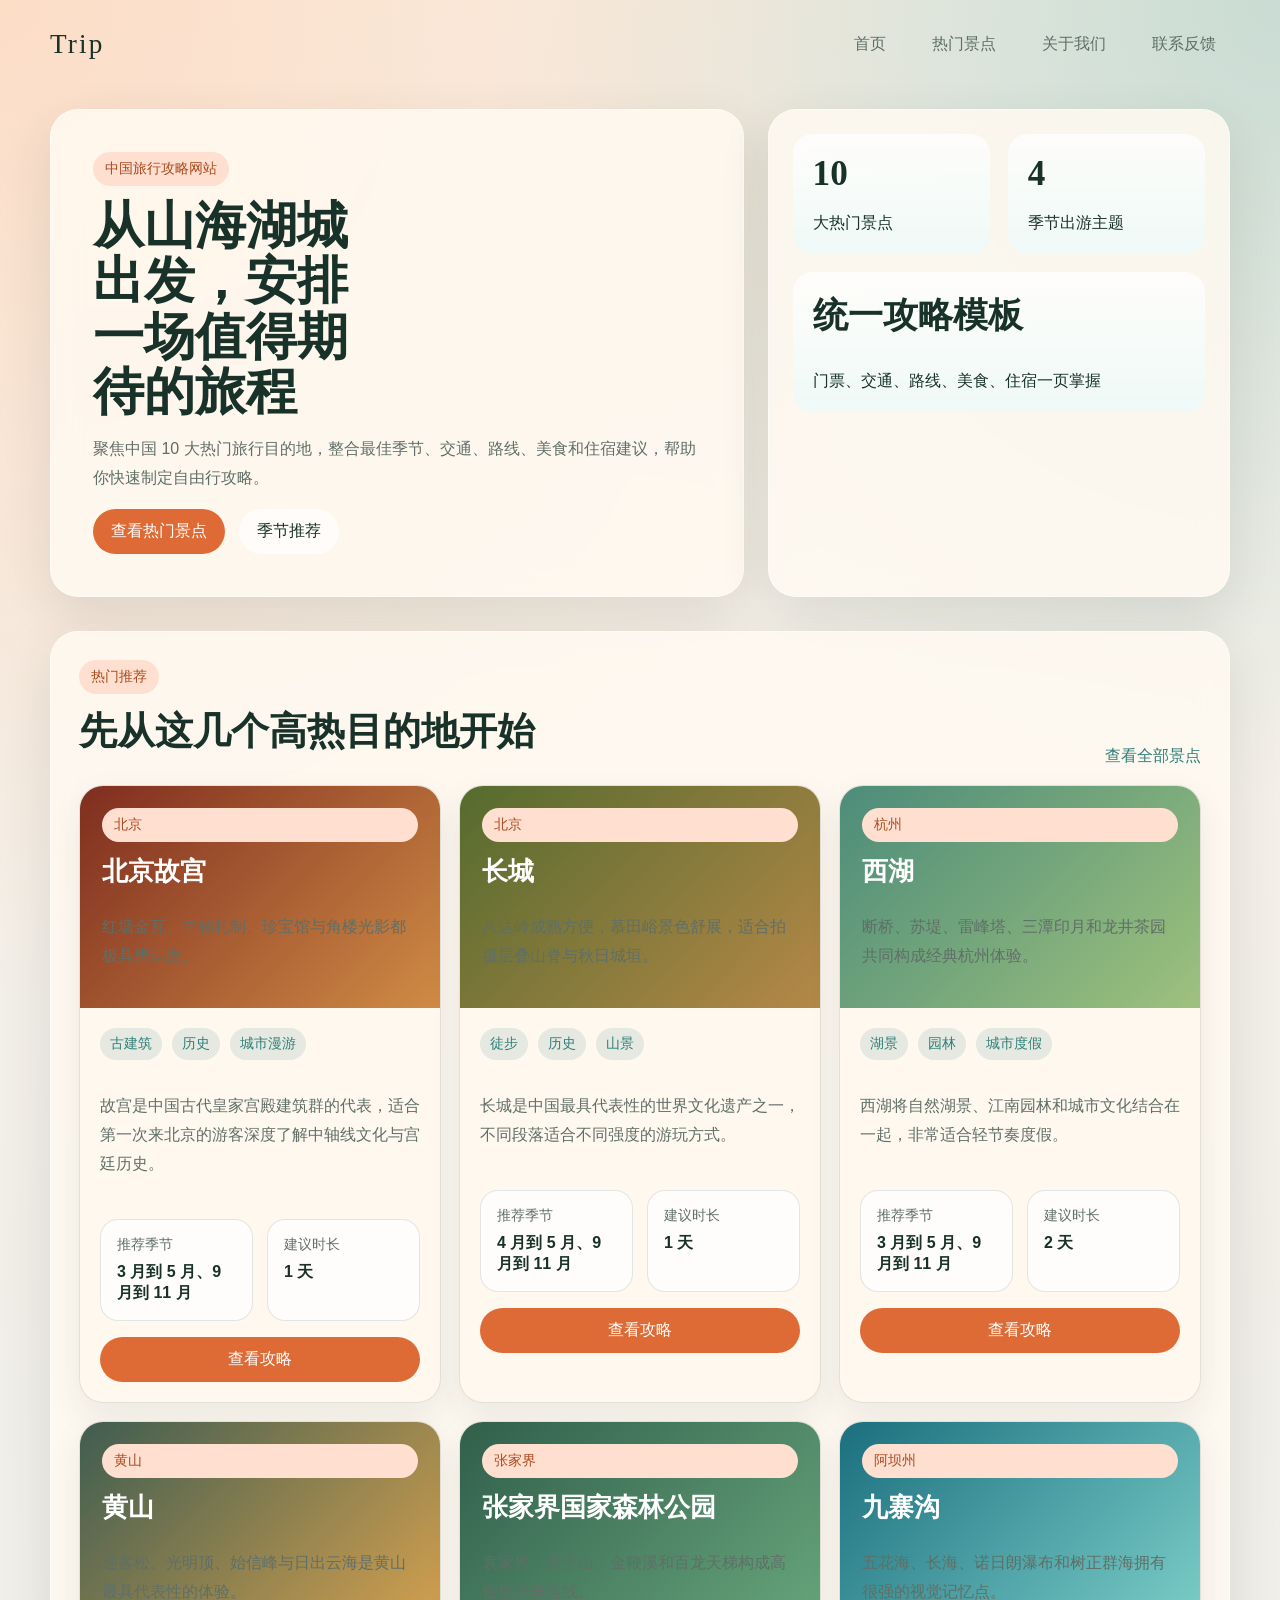
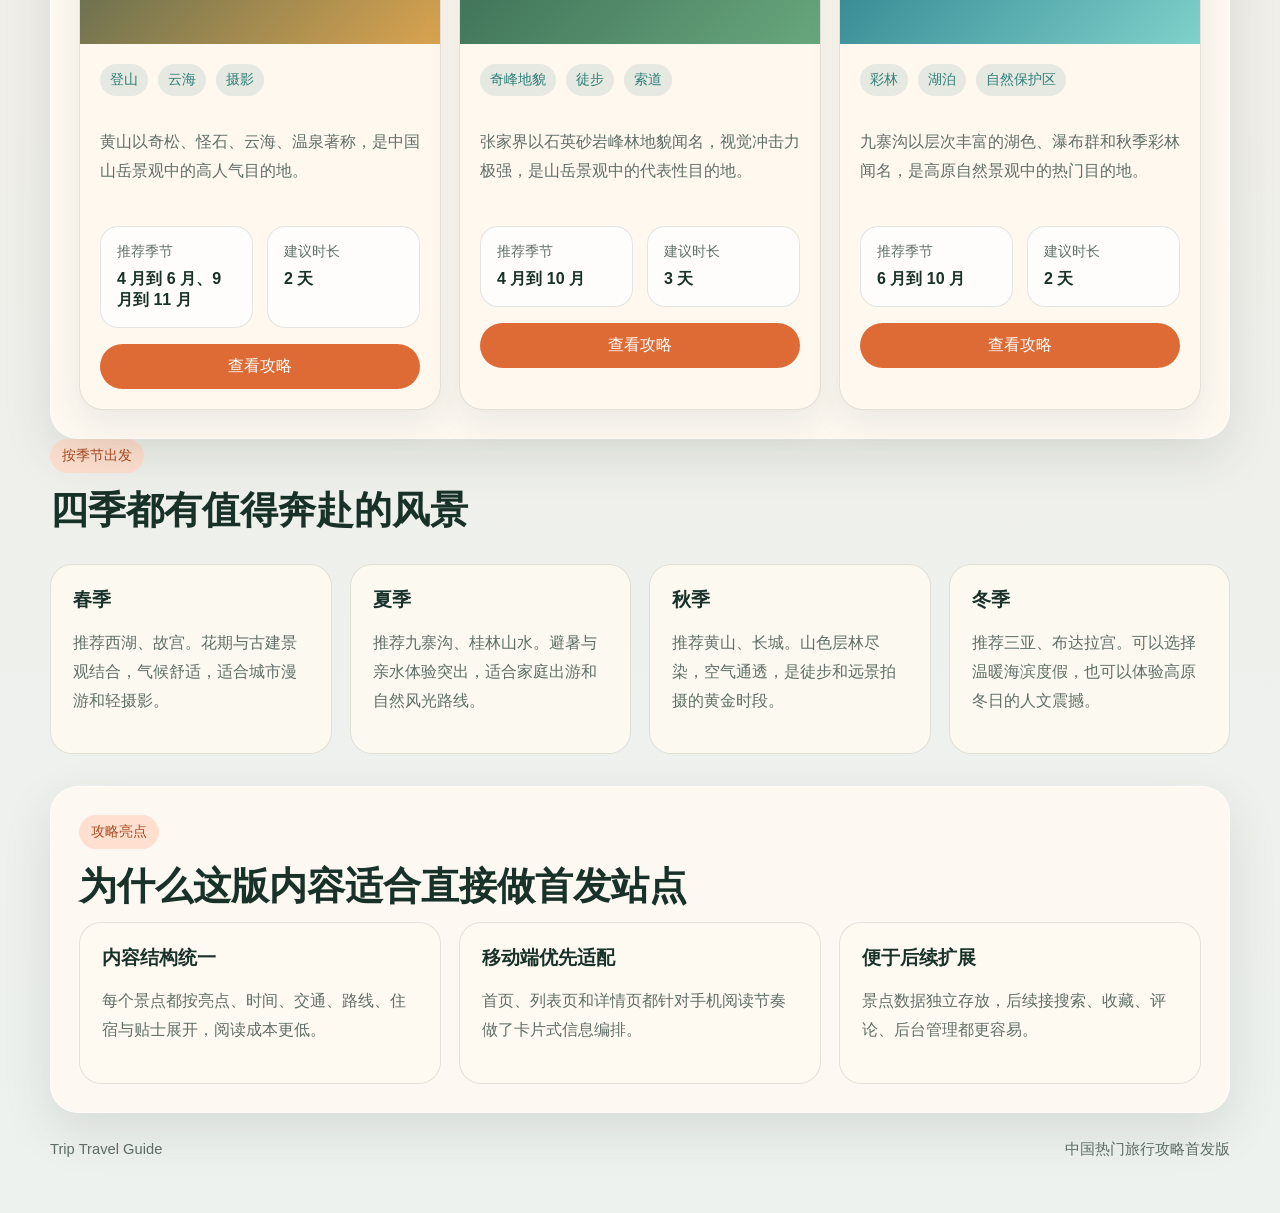
<file: docs/index.html>
<!DOCTYPE html>
<html lang="zh-CN">
<head>
    <meta charset="UTF-8">
    <meta name="viewport" content="width=device-width, initial-scale=1.0">
    <title>Trip | 中国热门旅行攻略</title>
    <link rel="stylesheet" href="assets/styles.css">
</head>
<body data-page="home">
<header class="site-header">
    <a class="brand" href="index.html">Trip</a>
    <nav class="nav">
        <a href="index.html">首页</a>
        <a href="attractions.html">热门景点</a>
        <a href="about.html">关于我们</a>
        <a href="contact.html">联系反馈</a>
    </nav>
</header>

<main>
    <section class="hero">
        <div class="hero-copy">
            <span class="eyebrow">中国旅行攻略网站</span>
            <h1>从山海湖城出发，安排一场值得期待的旅程</h1>
            <p>聚焦中国 10 大热门旅行目的地，整合最佳季节、交通、路线、美食和住宿建议，帮助你快速制定自由行攻略。</p>
            <div class="hero-actions">
                <a class="button primary" href="attractions.html">查看热门景点</a>
                <a class="button ghost" href="#season-panel">季节推荐</a>
            </div>
        </div>
        <div class="hero-panel">
            <div class="metric-card">
                <strong>10</strong>
                <span>大热门景点</span>
            </div>
            <div class="metric-card">
                <strong>4</strong>
                <span>季节出游主题</span>
            </div>
            <div class="metric-card wide">
                <strong>统一攻略模板</strong>
                <span>门票、交通、路线、美食、住宿一页掌握</span>
            </div>
        </div>
    </section>

    <section class="section surface">
        <div class="section-head">
            <div>
                <span class="eyebrow">热门推荐</span>
                <h2>先从这几个高热目的地开始</h2>
            </div>
            <a class="text-link" href="attractions.html">查看全部景点</a>
        </div>
        <div id="featured-grid" class="card-grid"></div>
    </section>

    <section id="season-panel" class="section season-layout">
        <div>
            <span class="eyebrow">按季节出发</span>
            <h2>四季都有值得奔赴的风景</h2>
        </div>
        <div class="season-grid">
            <article>
                <h3>春季</h3>
                <p>推荐西湖、故宫。花期与古建景观结合，气候舒适，适合城市漫游和轻摄影。</p>
            </article>
            <article>
                <h3>夏季</h3>
                <p>推荐九寨沟、桂林山水。避暑与亲水体验突出，适合家庭出游和自然风光路线。</p>
            </article>
            <article>
                <h3>秋季</h3>
                <p>推荐黄山、长城。山色层林尽染，空气通透，是徒步和远景拍摄的黄金时段。</p>
            </article>
            <article>
                <h3>冬季</h3>
                <p>推荐三亚、布达拉宫。可以选择温暖海滨度假，也可以体验高原冬日的人文震撼。</p>
            </article>
        </div>
    </section>

    <section class="section surface story-strip">
        <div>
            <span class="eyebrow">攻略亮点</span>
            <h2>为什么这版内容适合直接做首发站点</h2>
        </div>
        <div class="pillars">
            <article>
                <h3>内容结构统一</h3>
                <p>每个景点都按亮点、时间、交通、路线、住宿与贴士展开，阅读成本更低。</p>
            </article>
            <article>
                <h3>移动端优先适配</h3>
                <p>首页、列表页和详情页都针对手机阅读节奏做了卡片式信息编排。</p>
            </article>
            <article>
                <h3>便于后续扩展</h3>
                <p>景点数据独立存放，后续接搜索、收藏、评论、后台管理都更容易。</p>
            </article>
        </div>
    </section>
</main>

<footer class="site-footer">
    <p>Trip Travel Guide</p>
    <p>中国热门旅行攻略首发版</p>
</footer>

<script src="data/attractions.js"></script>
<script src="assets/main.js"></script>
</body>
</html>
</file>
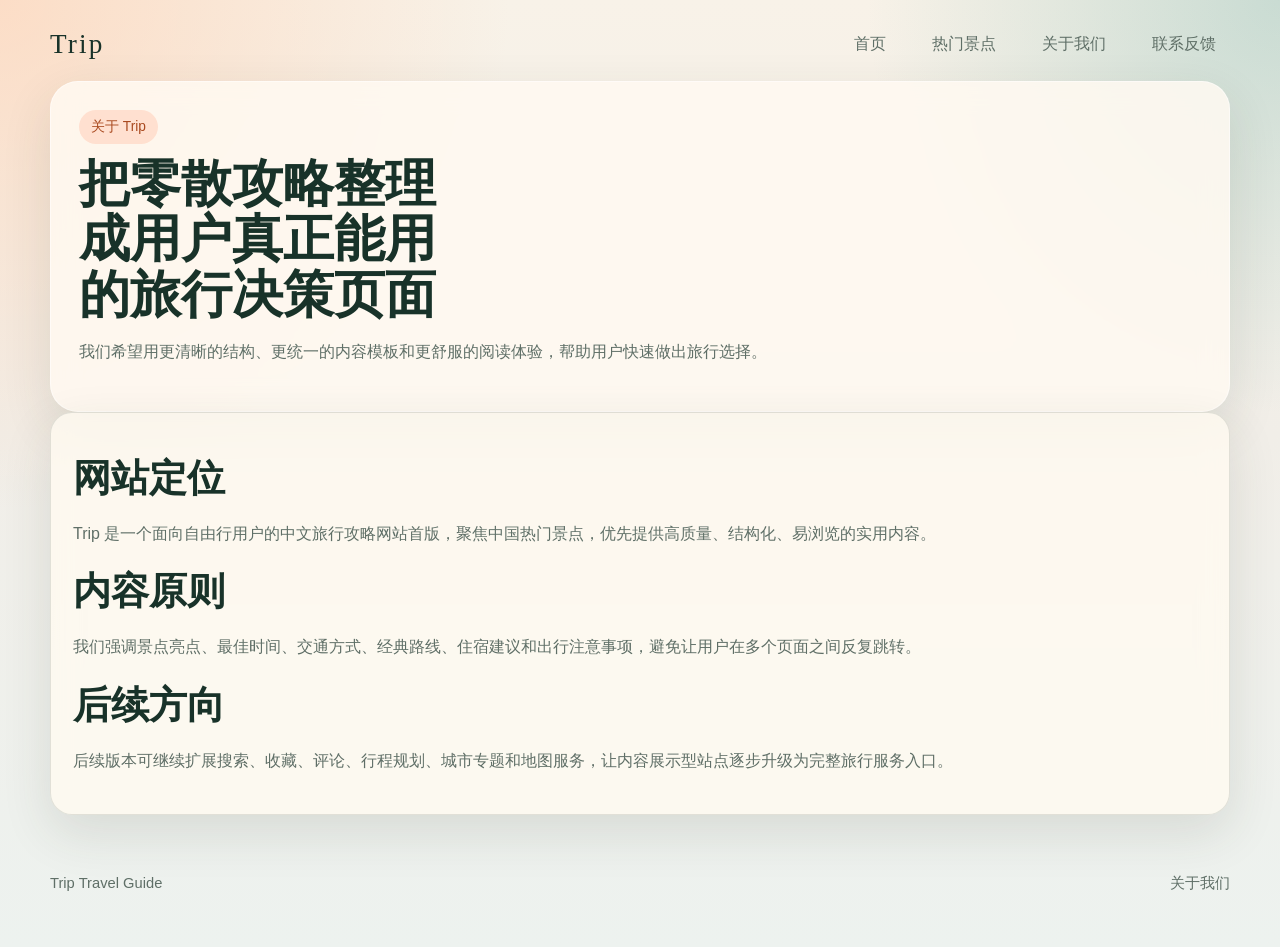
<file: docs/about.html>
<!DOCTYPE html>
<html lang="zh-CN">
<head>
    <meta charset="UTF-8">
    <meta name="viewport" content="width=device-width, initial-scale=1.0">
    <title>Trip | 关于我们</title>
    <link rel="stylesheet" href="assets/styles.css">
</head>
<body data-page="about">
<header class="site-header">
    <a class="brand" href="index.html">Trip</a>
    <nav class="nav">
        <a href="index.html">首页</a>
        <a href="attractions.html">热门景点</a>
        <a href="about.html">关于我们</a>
        <a href="contact.html">联系反馈</a>
    </nav>
</header>

<main class="page-shell">
    <section class="page-banner compact">
        <span class="eyebrow">关于 Trip</span>
        <h1>把零散攻略整理成用户真正能用的旅行决策页面</h1>
        <p>我们希望用更清晰的结构、更统一的内容模板和更舒服的阅读体验，帮助用户快速做出旅行选择。</p>
    </section>

    <section class="surface prose-block">
        <h2>网站定位</h2>
        <p>Trip 是一个面向自由行用户的中文旅行攻略网站首版，聚焦中国热门景点，优先提供高质量、结构化、易浏览的实用内容。</p>
        <h2>内容原则</h2>
        <p>我们强调景点亮点、最佳时间、交通方式、经典路线、住宿建议和出行注意事项，避免让用户在多个页面之间反复跳转。</p>
        <h2>后续方向</h2>
        <p>后续版本可继续扩展搜索、收藏、评论、行程规划、城市专题和地图服务，让内容展示型站点逐步升级为完整旅行服务入口。</p>
    </section>
</main>

<footer class="site-footer">
    <p>Trip Travel Guide</p>
    <p>关于我们</p>
</footer>

<script src="data/attractions.js"></script>
<script src="assets/main.js"></script>
</body>
</html>
</file>
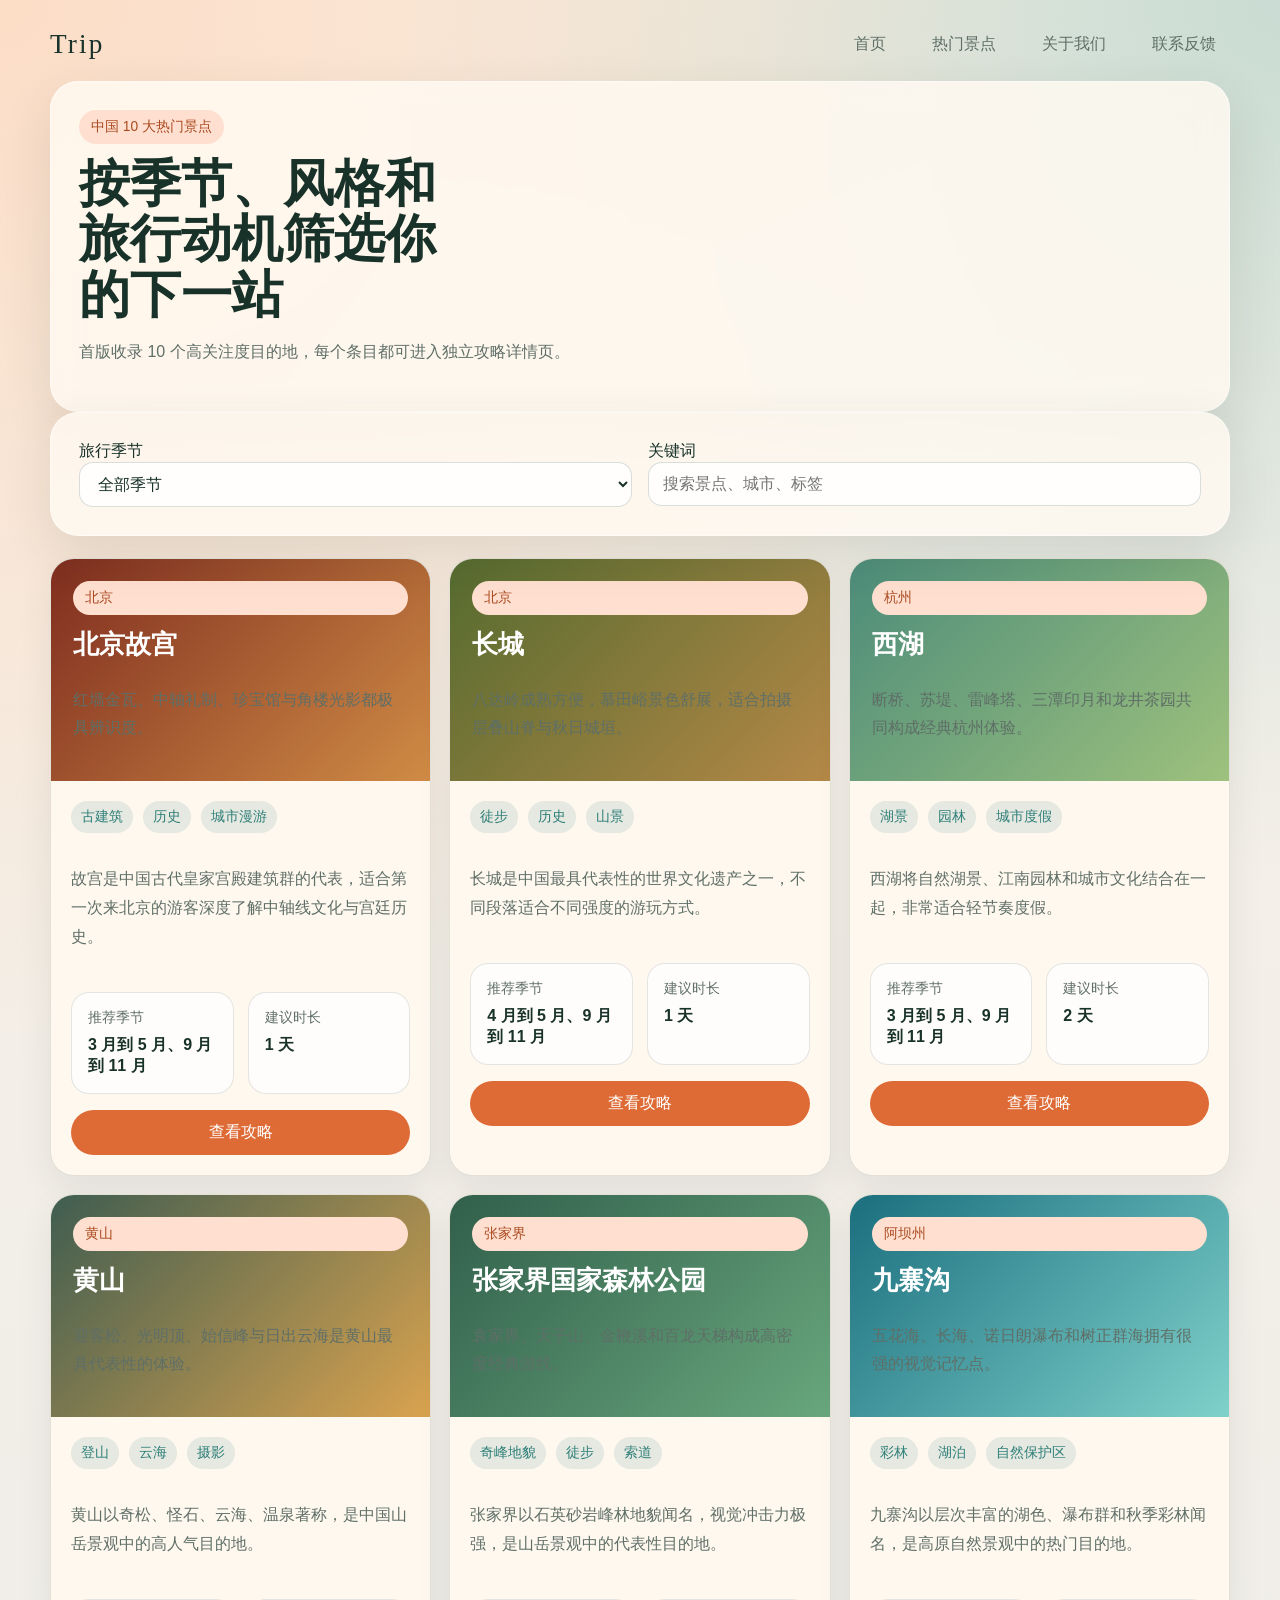
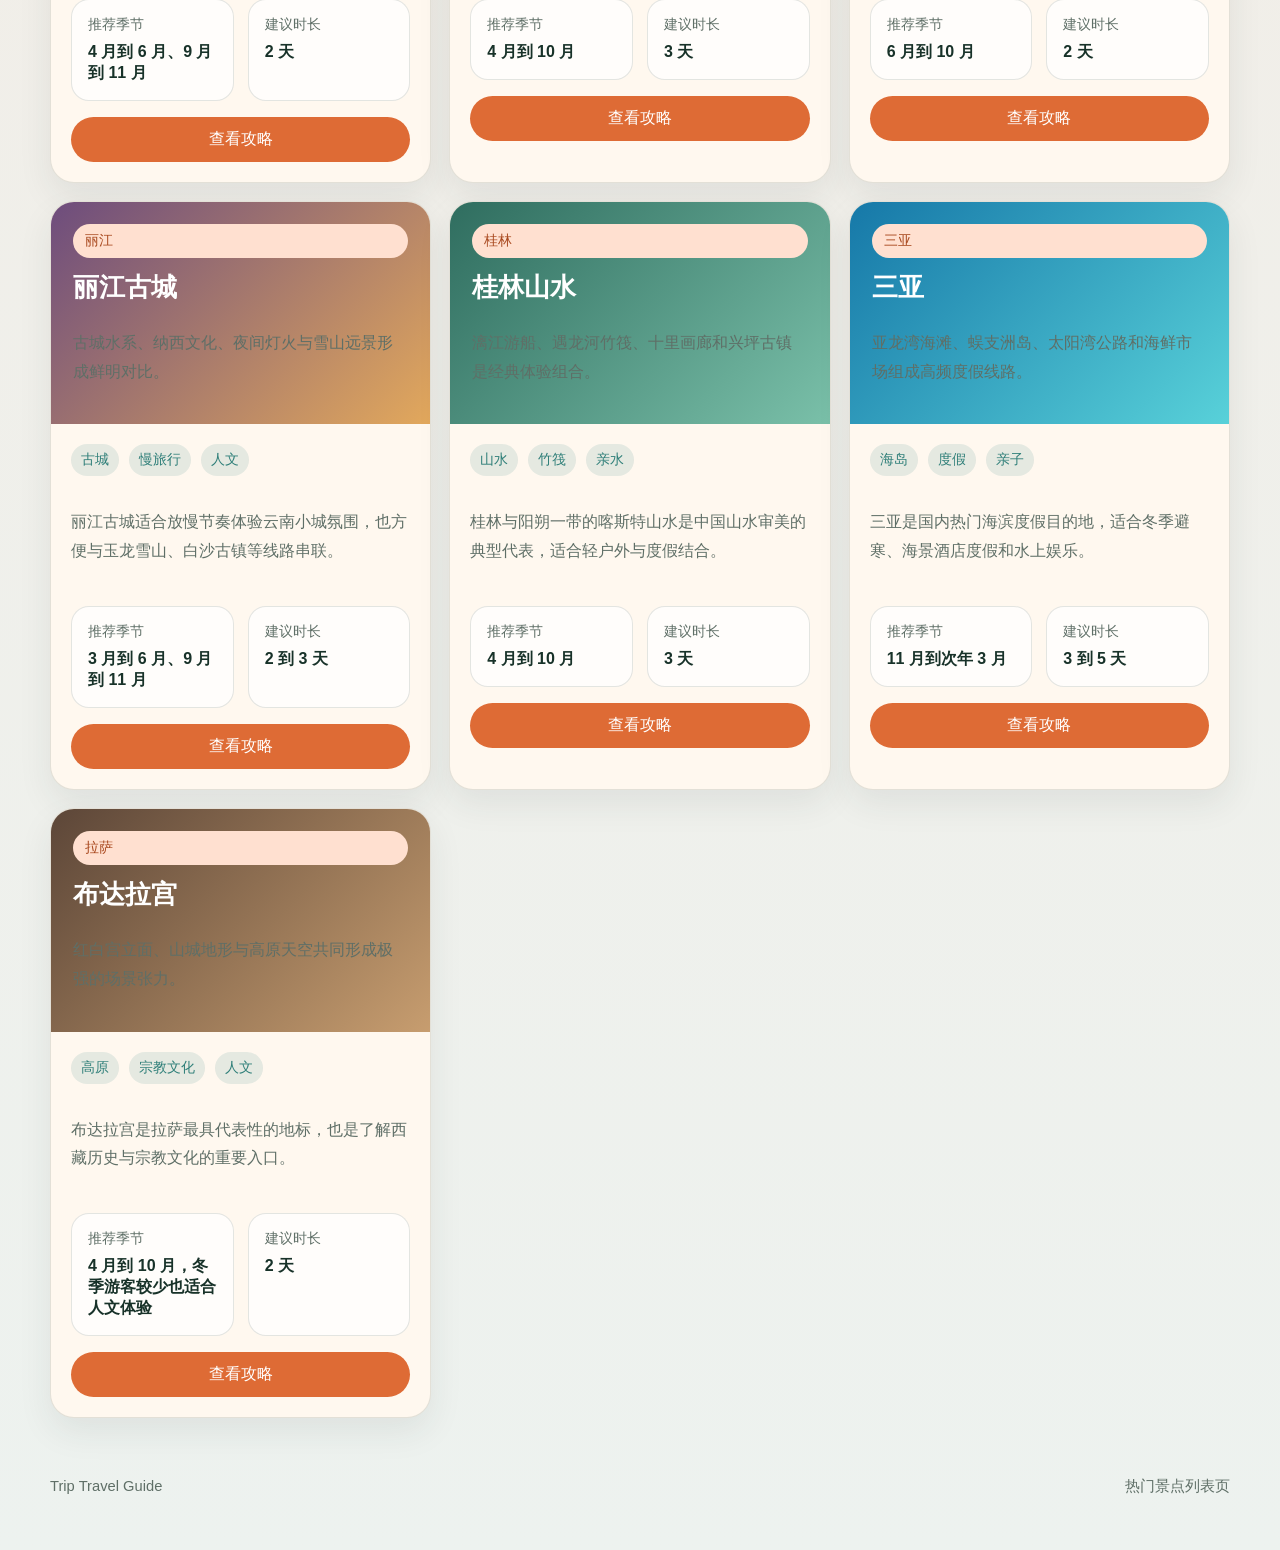
<file: docs/attractions.html>
<!DOCTYPE html>
<html lang="zh-CN">
<head>
    <meta charset="UTF-8">
    <meta name="viewport" content="width=device-width, initial-scale=1.0">
    <title>Trip | 热门景点</title>
    <link rel="stylesheet" href="assets/styles.css">
</head>
<body data-page="list">
<header class="site-header">
    <a class="brand" href="index.html">Trip</a>
    <nav class="nav">
        <a href="index.html">首页</a>
        <a href="attractions.html">热门景点</a>
        <a href="about.html">关于我们</a>
        <a href="contact.html">联系反馈</a>
    </nav>
</header>

<main class="page-shell">
    <section class="page-banner compact">
        <span class="eyebrow">中国 10 大热门景点</span>
        <h1>按季节、风格和旅行动机筛选你的下一站</h1>
        <p>首版收录 10 个高关注度目的地，每个条目都可进入独立攻略详情页。</p>
    </section>

    <section class="filters surface">
        <div>
            <label for="season-filter">旅行季节</label>
            <select id="season-filter">
                <option value="all">全部季节</option>
                <option value="春季">春季</option>
                <option value="夏季">夏季</option>
                <option value="秋季">秋季</option>
                <option value="冬季">冬季</option>
            </select>
        </div>
        <div>
            <label for="keyword-input">关键词</label>
            <input id="keyword-input" type="text" placeholder="搜索景点、城市、标签">
        </div>
    </section>

    <section>
        <div id="list-grid" class="card-grid"></div>
    </section>
</main>

<footer class="site-footer">
    <p>Trip Travel Guide</p>
    <p>热门景点列表页</p>
</footer>

<script src="data/attractions.js"></script>
<script src="assets/main.js"></script>
</body>
</html>
</file>
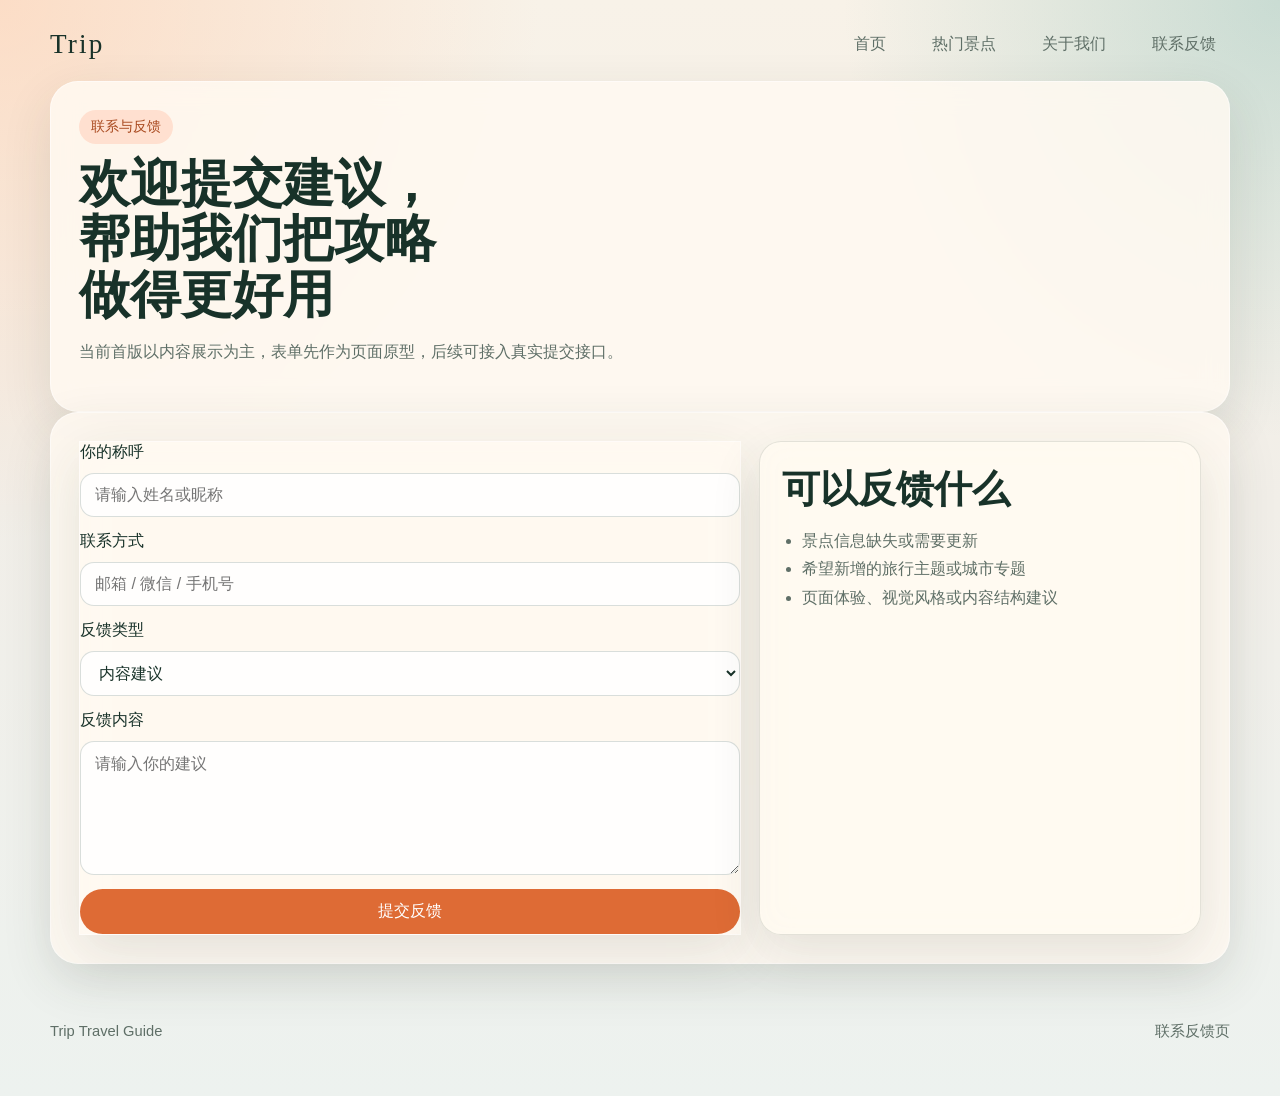
<file: docs/contact.html>
<!DOCTYPE html>
<html lang="zh-CN">
<head>
    <meta charset="UTF-8">
    <meta name="viewport" content="width=device-width, initial-scale=1.0">
    <title>Trip | 联系反馈</title>
    <link rel="stylesheet" href="assets/styles.css">
</head>
<body data-page="contact">
<header class="site-header">
    <a class="brand" href="index.html">Trip</a>
    <nav class="nav">
        <a href="index.html">首页</a>
        <a href="attractions.html">热门景点</a>
        <a href="about.html">关于我们</a>
        <a href="contact.html">联系反馈</a>
    </nav>
</header>

<main class="page-shell">
    <section class="page-banner compact">
        <span class="eyebrow">联系与反馈</span>
        <h1>欢迎提交建议，帮助我们把攻略做得更好用</h1>
        <p>当前首版以内容展示为主，表单先作为页面原型，后续可接入真实提交接口。</p>
    </section>

    <section class="surface contact-grid">
        <form class="contact-form">
            <label>
                你的称呼
                <input type="text" placeholder="请输入姓名或昵称">
            </label>
            <label>
                联系方式
                <input type="text" placeholder="邮箱 / 微信 / 手机号">
            </label>
            <label>
                反馈类型
                <select>
                    <option>内容建议</option>
                    <option>合作咨询</option>
                    <option>Bug 反馈</option>
                </select>
            </label>
            <label>
                反馈内容
                <textarea rows="6" placeholder="请输入你的建议"></textarea>
            </label>
            <button type="button" class="button primary">提交反馈</button>
        </form>
        <aside class="contact-side">
            <h2>可以反馈什么</h2>
            <ul>
                <li>景点信息缺失或需要更新</li>
                <li>希望新增的旅行主题或城市专题</li>
                <li>页面体验、视觉风格或内容结构建议</li>
            </ul>
        </aside>
    </section>
</main>

<footer class="site-footer">
    <p>Trip Travel Guide</p>
    <p>联系反馈页</p>
</footer>

<script src="data/attractions.js"></script>
<script src="assets/main.js"></script>
</body>
</html>
</file>
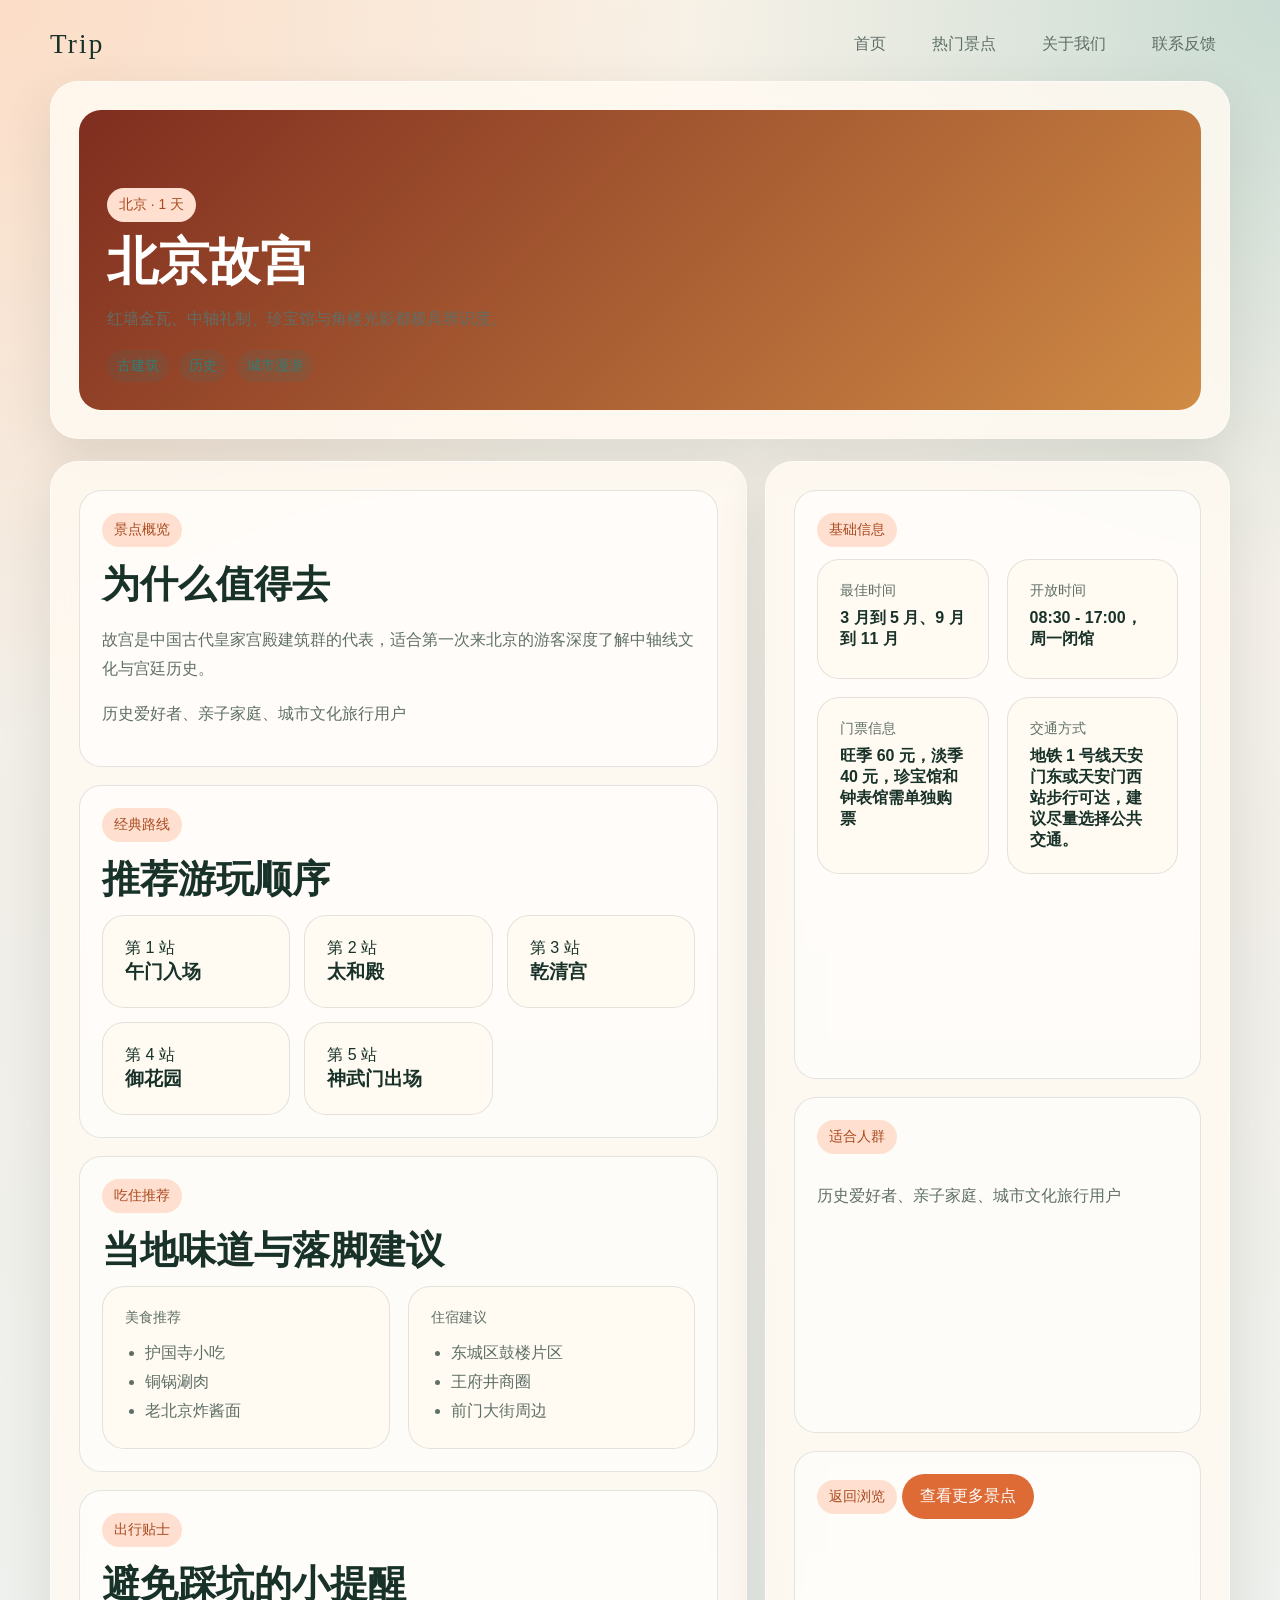
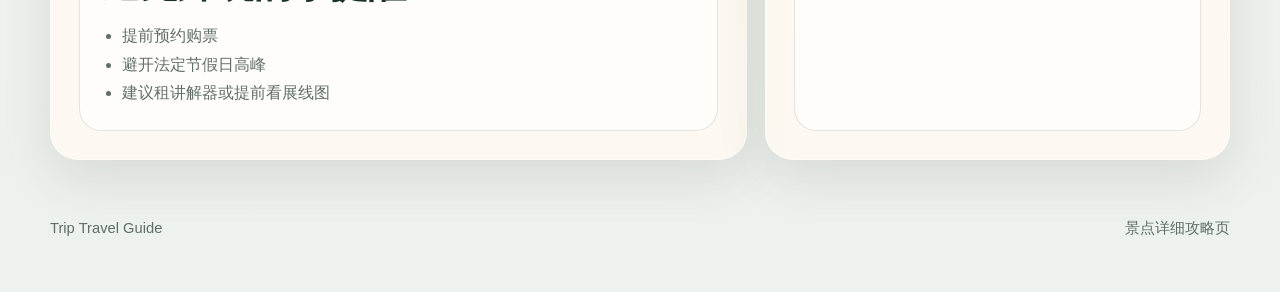
<file: docs/detail.html>
<!DOCTYPE html>
<html lang="zh-CN">
<head>
    <meta charset="UTF-8">
    <meta name="viewport" content="width=device-width, initial-scale=1.0">
    <title>Trip | 景点详情</title>
    <link rel="stylesheet" href="assets/styles.css">
</head>
<body data-page="detail">
<header class="site-header">
    <a class="brand" href="index.html">Trip</a>
    <nav class="nav">
        <a href="index.html">首页</a>
        <a href="attractions.html">热门景点</a>
        <a href="about.html">关于我们</a>
        <a href="contact.html">联系反馈</a>
    </nav>
</header>

<main class="detail-shell" id="detail-root"></main>

<footer class="site-footer">
    <p>Trip Travel Guide</p>
    <p>景点详细攻略页</p>
</footer>

<script src="data/attractions.js"></script>
<script src="assets/main.js"></script>
</body>
</html>
</file>
<file: docs/assets/styles.css>
﻿:root {
    --bg: #f3efe5;
    --bg-soft: #fbf7ef;
    --surface: rgba(255, 250, 241, 0.85);
    --surface-strong: #fff8ef;
    --text: #183229;
    --muted: #5f6f67;
    --line: rgba(24, 50, 41, 0.12);
    --accent: #de6b35;
    --accent-deep: #a9491f;
    --accent-soft: #ffe0d0;
    --teal: #2f7f79;
    --shadow: 0 18px 50px rgba(50, 54, 45, 0.12);
    --radius-xl: 28px;
    --radius-lg: 20px;
    --radius-md: 14px;
    --content-width: 1180px;
}

* {
    box-sizing: border-box;
}

html {
    scroll-behavior: smooth;
}

body {
    margin: 0;
    font-family: "Noto Sans SC", "Microsoft YaHei", sans-serif;
    color: var(--text);
    background:
        radial-gradient(circle at top left, rgba(255, 204, 171, 0.55), transparent 32%),
        radial-gradient(circle at top right, rgba(81, 162, 156, 0.28), transparent 26%),
        linear-gradient(180deg, #f8f2e8 0%, #f1eee8 46%, #edf2ef 100%);
    min-height: 100vh;
}

a {
    color: inherit;
    text-decoration: none;
}

img {
    max-width: 100%;
    display: block;
}

.site-header,
.site-footer,
.hero,
.section,
.page-shell,
.detail-shell {
    width: min(calc(100% - 32px), var(--content-width));
    margin: 0 auto;
}

.site-header {
    display: flex;
    justify-content: space-between;
    align-items: center;
    padding: 24px 0 16px;
}

.brand {
    font-family: "Noto Serif SC", "STZhongsong", serif;
    font-size: 1.7rem;
    letter-spacing: 0.08em;
}

.nav {
    display: flex;
    gap: 18px;
    flex-wrap: wrap;
    color: var(--muted);
}

.nav a {
    padding: 10px 14px;
    border-radius: 999px;
    transition: background-color 0.2s ease, color 0.2s ease;
}

.nav a:hover {
    background: rgba(255, 248, 239, 0.88);
    color: var(--text);
}

.hero {
    display: grid;
    grid-template-columns: 1.2fr 0.8fr;
    gap: 24px;
    padding: 28px 0 34px;
}

.hero-copy,
.hero-panel,
.surface,
.page-banner,
.detail-hero,
.detail-content,
.contact-form,
.contact-side {
    background: var(--surface);
    backdrop-filter: blur(14px);
    border: 1px solid rgba(255, 255, 255, 0.5);
    box-shadow: var(--shadow);
}

.hero-copy {
    border-radius: var(--radius-xl);
    padding: 42px;
}

.eyebrow {
    display: inline-block;
    padding: 8px 12px;
    border-radius: 999px;
    background: var(--accent-soft);
    color: var(--accent-deep);
    font-size: 0.86rem;
    margin-bottom: 12px;
}

h1,
h2,
h3,
h4 {
    font-family: "Noto Serif SC", "STZhongsong", serif;
    margin: 0;
}

h1 {
    font-size: clamp(2.4rem, 4vw, 4.6rem);
    line-height: 1.08;
    max-width: 11ch;
}

h2 {
    font-size: clamp(1.7rem, 3vw, 2.7rem);
    margin-bottom: 10px;
}

p {
    line-height: 1.8;
    color: var(--muted);
}

.hero-actions,
.section-head,
.contact-grid,
.filters,
.meta-grid,
.detail-grid,
.info-grid,
.timeline {
    display: flex;
    gap: 14px;
    flex-wrap: wrap;
}

.button,
button,
select,
input,
textarea {
    font: inherit;
}

.button,
button {
    display: inline-flex;
    align-items: center;
    justify-content: center;
    padding: 12px 18px;
    border-radius: 999px;
    border: none;
    cursor: pointer;
    transition: transform 0.2s ease, opacity 0.2s ease;
}

.button:hover,
button:hover {
    transform: translateY(-1px);
}

.button.primary,
button.primary {
    background: var(--accent);
    color: white;
}

.button.ghost {
    background: rgba(255, 255, 255, 0.68);
    color: var(--text);
}

.hero-panel {
    border-radius: var(--radius-xl);
    padding: 24px;
    display: grid;
    grid-template-columns: repeat(2, 1fr);
    gap: 18px;
    align-content: start;
}

.metric-card {
    border-radius: var(--radius-lg);
    background: linear-gradient(180deg, rgba(255, 255, 255, 0.72), rgba(238, 249, 247, 0.96));
    padding: 20px;
    min-height: 120px;
    display: flex;
    flex-direction: column;
    justify-content: space-between;
}

.metric-card strong {
    font-family: "Noto Serif SC", serif;
    font-size: 2.2rem;
}

.metric-card.wide {
    grid-column: 1 / -1;
    min-height: 140px;
}

.section,
.page-shell,
.detail-shell {
    padding-bottom: 32px;
}

.surface,
.page-banner,
.detail-hero,
.detail-content,
.filters {
    border-radius: var(--radius-xl);
    padding: 28px;
}

.section-head {
    justify-content: space-between;
    align-items: end;
    margin-bottom: 18px;
}

.text-link {
    color: var(--teal);
}

.card-grid {
    display: grid;
    grid-template-columns: repeat(3, minmax(0, 1fr));
    gap: 18px;
}

.card {
    background: var(--surface-strong);
    border-radius: 24px;
    overflow: hidden;
    border: 1px solid var(--line);
    box-shadow: 0 14px 34px rgba(37, 54, 52, 0.08);
    display: flex;
    flex-direction: column;
}

.card-cover {
    min-height: 200px;
    padding: 22px;
    color: white;
    display: flex;
    flex-direction: column;
    justify-content: end;
}

.card-cover h3 {
    font-size: 1.6rem;
    margin-bottom: 8px;
}

.card-body {
    padding: 20px;
    display: flex;
    flex-direction: column;
    gap: 16px;
    flex: 1;
}

.tag-row,
.detail-tags,
.info-tags {
    display: flex;
    gap: 10px;
    flex-wrap: wrap;
}

.tag {
    padding: 7px 10px;
    border-radius: 999px;
    background: rgba(47, 127, 121, 0.12);
    color: var(--teal);
    font-size: 0.85rem;
}

.meta-grid {
    margin-top: 8px;
}

.meta-item {
    flex: 1 1 140px;
    min-width: 0;
    background: rgba(255, 255, 255, 0.72);
    border: 1px solid var(--line);
    border-radius: 18px;
    padding: 16px;
}

.meta-item span,
.info-box span {
    display: block;
    font-size: 0.85rem;
    color: var(--muted);
    margin-bottom: 8px;
}

.season-layout {
    display: grid;
    gap: 18px;
}

.season-grid,
.pillars,
.info-grid,
.detail-grid {
    display: grid;
    gap: 18px;
}

.season-grid {
    grid-template-columns: repeat(4, minmax(0, 1fr));
}

.season-grid article,
.pillars article,
.info-box,
.timeline article,
.prose-block,
.contact-side {
    background: rgba(255, 250, 241, 0.82);
    border-radius: 22px;
    border: 1px solid var(--line);
    padding: 22px;
}

.pillars {
    grid-template-columns: repeat(3, minmax(0, 1fr));
}

.page-banner.compact h1 {
    max-width: 14ch;
}

.filters {
    display: grid;
    grid-template-columns: repeat(2, minmax(0, 1fr));
    gap: 16px;
    margin-bottom: 22px;
}

.filters label,
.contact-form label {
    display: grid;
    gap: 10px;
    color: var(--text);
}

select,
input,
textarea {
    width: 100%;
    padding: 12px 14px;
    border-radius: 14px;
    border: 1px solid rgba(24, 50, 41, 0.16);
    background: rgba(255, 255, 255, 0.88);
    color: var(--text);
}

.detail-shell {
    display: grid;
    gap: 22px;
}

.detail-hero {
    overflow: hidden;
}

.detail-hero-cover {
    border-radius: 22px;
    min-height: 300px;
    padding: 28px;
    color: white;
    display: flex;
    align-items: end;
}

.detail-grid {
    grid-template-columns: 1.35fr 0.9fr;
}

.detail-content {
    display: grid;
    gap: 18px;
}

.content-section {
    padding: 22px;
    border-radius: 22px;
    border: 1px solid var(--line);
    background: rgba(255, 255, 255, 0.58);
}

.content-section ul,
.contact-side ul {
    padding-left: 20px;
    margin: 12px 0 0;
    color: var(--muted);
    line-height: 1.8;
}

.timeline {
    display: grid;
    grid-template-columns: repeat(3, minmax(0, 1fr));
}

.info-grid {
    grid-template-columns: repeat(2, minmax(0, 1fr));
}

.info-box {
    min-height: 120px;
}

.contact-grid {
    display: grid;
    grid-template-columns: 1.2fr 0.8fr;
    gap: 18px;
}

.contact-form {
    display: grid;
    gap: 14px;
}

.prose-block h2 {
    margin-top: 18px;
}

.site-footer {
    padding: 8px 0 36px;
    display: flex;
    justify-content: space-between;
    gap: 12px;
    color: var(--muted);
    font-size: 0.92rem;
}

.empty-state {
    padding: 40px 24px;
    border-radius: 24px;
    background: rgba(255, 255, 255, 0.72);
    border: 1px dashed var(--line);
    text-align: center;
}

@media (max-width: 1080px) {
    .hero,
    .detail-grid,
    .contact-grid,
    .season-grid,
    .pillars,
    .timeline {
        grid-template-columns: 1fr;
    }

    .card-grid {
        grid-template-columns: repeat(2, minmax(0, 1fr));
    }
}

@media (max-width: 720px) {
    .site-header,
    .site-footer {
        flex-direction: column;
        align-items: flex-start;
    }

    .hero-copy,
    .hero-panel,
    .surface,
    .page-banner,
    .detail-hero,
    .detail-content,
    .filters {
        padding: 22px;
    }

    .card-grid,
    .filters,
    .info-grid {
        grid-template-columns: 1fr;
    }

    h1 {
        max-width: 100%;
    }
}
</file>
